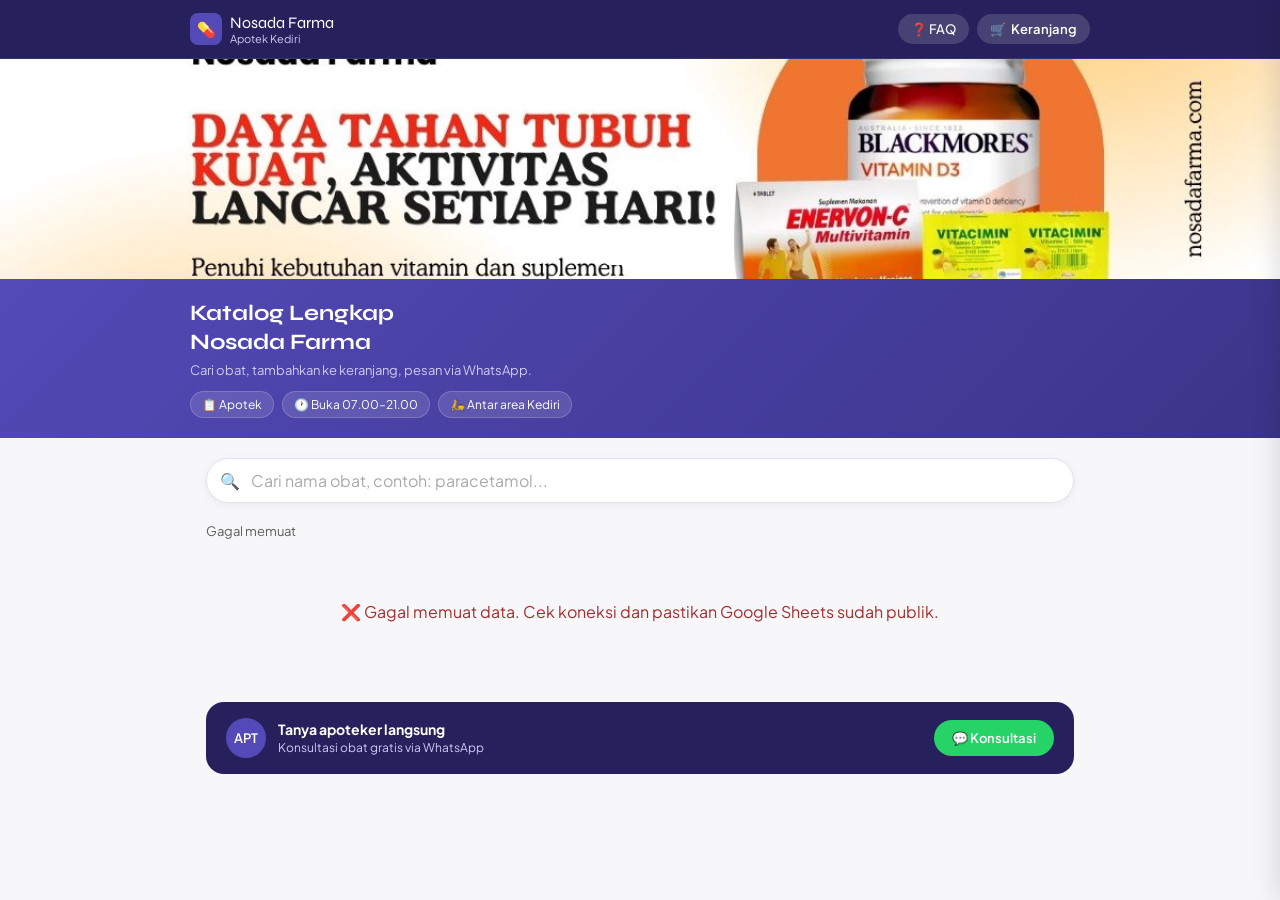
<file: index.html>
<!DOCTYPE html>
<html lang="id">
<head>
<meta charset="UTF-8"/>
<meta name="viewport" content="width=device-width, initial-scale=1.0, maximum-scale=1.0, user-scalable=no"/>
<title>Nosada Farma — Apotek Kediri</title>
<link rel="preconnect" href="https://fonts.googleapis.com"/>
<link rel="preconnect" href="https://fonts.gstatic.com" crossorigin/>
<link href="https://fonts.googleapis.com/css2?family=Plus+Jakarta+Sans:wght@400;500;600&family=Syne:wght@700&display=swap" rel="stylesheet"/>
<style>
  /* ===== ANTI ZOOM ===== */
  html {
    touch-action: pan-x pan-y;
    -ms-touch-action: pan-x pan-y;
  }
  body {
    touch-action: pan-x pan-y;
  }
  input, textarea, select {
    font-size: 16px !important;
  }

  :root {
    --purple:       #534AB7;
    --purple-dark:  #3C3489;
    --purple-deep:  #26215C;
    --purple-light: #EEEDFE;
    --purple-mid:   #CECBF6;
    --gray-bg:      #F7F7FA;
    --gray-border:  #E4E3F0;
    --gray-text:    #5F5E5A;
    --white:        #FFFFFF;
    --green:        #1D9E75;
    --wa-green:     #25D366;
    --red-text:     #A32D2D;
    --font-display: 'Syne', sans-serif;
    --font-body:    'Plus Jakarta Sans', sans-serif;
  }
  *, *::before, *::after { box-sizing: border-box; margin: 0; padding: 0; }
  html { scroll-behavior: smooth; }
  body { font-family: var(--font-body); background: var(--gray-bg); color: #2C2C2A; min-height: 100vh; -webkit-font-smoothing: antialiased; }

  /* HEADER */
  header { background: var(--purple-deep); padding: 0 16px; position: sticky; top: 0; z-index: 100; border-bottom: 1px solid rgba(255,255,255,0.08); }
  .header-inner { max-width: 900px; margin: 0 auto; display: flex; align-items: center; justify-content: space-between; height: 58px; gap: 10px; }
  .brand { display: flex; align-items: center; gap: 8px; flex-shrink: 0; }
  .brand-icon { width: 32px; height: 32px; background: var(--purple); border-radius: 8px; display: flex; align-items: center; justify-content: center; font-size: 15px; }
  .brand-name { font-family: var(--font-display); font-size: 16px; color: white; }
  .brand-sub { font-size: 11px; color: var(--purple-mid); }
  .header-actions { display: flex; align-items: center; gap: 8px; flex-shrink: 0; }
  .btn-faq {
    display: flex; align-items: center; gap: 4px;
    background: rgba(255,255,255,0.15); border: none; border-radius: 20px;
    padding: 7px 13px; color: white; font-size: 13px;
    font-family: var(--font-body); font-weight: 500; cursor: pointer;
    text-decoration: none; transition: background 0.15s; white-space: nowrap;
  }
  .btn-faq:hover { background: rgba(255,255,255,0.25); }
  .btn-cart {
    position: relative; display: flex; align-items: center; gap: 5px;
    background: rgba(255,255,255,0.15); border: none; border-radius: 20px;
    padding: 7px 13px; color: white; font-size: 13px;
    font-family: var(--font-body); font-weight: 600; cursor: pointer;
    transition: background 0.15s; white-space: nowrap;
  }
  .btn-cart:hover { background: rgba(255,255,255,0.25); }
  .cart-badge {
    position: absolute; top: -5px; right: -5px;
    background: #FF6B6B; color: white;
    width: 18px; height: 18px; border-radius: 50%;
    display: flex; align-items: center; justify-content: center;
    font-size: 10px; font-weight: 700;
  }

  /* BANNER */
  .banner-slider { position: relative; background: var(--purple); overflow: hidden; height: 220px; }
  .slider-container { position: relative; width: 100%; height: 100%; }
  .slider-slide { position: absolute; width: 100%; height: 100%; top: 0; left: 0; opacity: 0; transition: opacity 0.5s ease; background-size: cover; background-position: center; background-color: var(--purple); }
  .slider-slide.active { opacity: 1; }
  .slider-dots { position: absolute; bottom: 14px; left: 50%; transform: translateX(-50%); display: flex; gap: 8px; z-index: 10; }
  .dot { width: 8px; height: 8px; border-radius: 50%; background: rgba(255,255,255,0.4); cursor: pointer; transition: all 0.3s; }
  .dot.active { background: white; width: 22px; border-radius: 4px; }

  /* HERO */
  .hero { background: linear-gradient(135deg, var(--purple) 0%, var(--purple-dark) 100%); padding: 20px 16px; }
  .hero-inner { max-width: 900px; margin: 0 auto; }
  .hero-text h1 { font-family: var(--font-display); font-size: 22px; color: white; line-height: 1.3; margin-bottom: 5px; }
  .hero-text p { font-size: 13px; color: var(--purple-mid); line-height: 1.5; }
  .hero-badges { display: flex; gap: 8px; margin-top: 10px; flex-wrap: wrap; }
  .hero-badge { display: flex; align-items: center; gap: 4px; background: rgba(255,255,255,0.12); border: 1px solid rgba(255,255,255,0.18); border-radius: 20px; padding: 5px 11px; font-size: 12px; color: white; }

  /* MAIN */
  .main { max-width: 900px; margin: 0 auto; padding: 20px 16px 80px; }

  /* SEARCH BAR */
  .search-wrap { position: relative; margin-bottom: 20px; }
  .search-ico { position: absolute; left: 14px; top: 50%; transform: translateY(-50%); font-size: 16px; pointer-events: none; }
  .search-input {
    background: white; border: 1px solid var(--gray-border); border-radius: 30px;
    padding: 11px 16px 11px 44px; font-size: 14px; color: #2C2C2A;
    font-family: var(--font-body); outline: none; width: 100%;
    box-shadow: 0 2px 8px rgba(0,0,0,0.06); transition: border-color 0.2s;
  }
  .search-input:focus { border-color: var(--purple); }
  .search-input::placeholder { color: #aaa; }

  /* PRODUK */
  .status-bar { display: flex; align-items: center; justify-content: space-between; margin-bottom: 14px; }
  .status-count { font-size: 13px; color: var(--gray-text); }
  .status-count b { color: var(--purple-dark); }
  .products { display: grid; grid-template-columns: repeat(auto-fill, minmax(165px, 1fr)); gap: 12px; }
  .card { background: var(--white); border-radius: 12px; border: 1px solid var(--gray-border); overflow: hidden; display: flex; flex-direction: column; transition: border-color 0.15s, transform 0.15s; animation: fadeUp 0.25s ease both; }
  .card:hover { border-color: var(--purple-mid); transform: translateY(-2px); }
  .card-img { background: var(--purple-light); height: 100px; display: flex; align-items: center; justify-content: center; position: relative; font-size: 32px; overflow: hidden; }
  .card-img img { width: 100%; height: 100%; object-fit: cover; display: block; }
  .card-img .img-fallback { font-size: 32px; }
  .card-badge { position: absolute; top: 7px; left: 7px; font-size: 10px; font-weight: 600; padding: 2px 8px; border-radius: 20px; }
  .badge-resep { background: #FFF0C2; color: #7A5000; }
  .badge-otc   { background: #E1F5EE; color: #0F6E56; }
  .card-body { padding: 10px 10px 12px; flex: 1; display: flex; flex-direction: column; }
  .card-stok { display: flex; align-items: center; gap: 4px; font-size: 10px; font-weight: 600; margin-bottom: 4px; }
  .stok-ada   { color: var(--green); }
  .stok-habis { color: var(--red-text); }
  .card-name { font-size: 13px; font-weight: 600; color: #2C2C2A; line-height: 1.35; margin-bottom: 2px; display: -webkit-box; -webkit-line-clamp: 2; -webkit-box-orient: vertical; overflow: hidden; }
  .card-sub { font-size: 11px; color: var(--gray-text); margin-bottom: 10px; flex: 1; }
  .card-footer { display: flex; align-items: center; justify-content: space-between; gap: 6px; }
  .card-price { font-size: 14px; font-weight: 600; color: var(--purple-dark); }
  .btn-add-cart { display: flex; align-items: center; gap: 3px; background: var(--wa-green); color: white; border: none; border-radius: 8px; padding: 6px 10px; font-size: 11px; font-weight: 600; cursor: pointer; font-family: var(--font-body); transition: opacity 0.15s; flex-shrink: 0; }
  .btn-add-cart:hover { opacity: 0.85; }
  .empty { grid-column: 1/-1; text-align: center; padding: 48px 20px; color: var(--gray-text); }
  .empty-icon { font-size: 40px; margin-bottom: 12px; }
  .empty h3 { font-size: 16px; color: #2C2C2A; margin-bottom: 6px; }

  /* KONSUL */
  .konsul-strip { background: var(--purple-deep); padding: 16px 20px; margin-top: 32px; border-radius: 18px; display: flex; align-items: center; justify-content: space-between; gap: 12px; flex-wrap: wrap; }
  .konsul-left { display: flex; align-items: center; gap: 12px; }
  .konsul-avatar { width: 40px; height: 40px; border-radius: 50%; background: var(--purple); display: flex; align-items: center; justify-content: center; font-size: 13px; font-weight: 600; color: white; flex-shrink: 0; }
  .konsul-text b { font-size: 14px; color: white; display: block; margin-bottom: 2px; }
  .konsul-text p { font-size: 12px; color: var(--purple-mid); }
  .btn-konsul { display: flex; align-items: center; gap: 6px; background: var(--wa-green); color: white; border: none; border-radius: 30px; padding: 10px 18px; font-size: 13px; font-weight: 600; font-family: var(--font-body); cursor: pointer; text-decoration: none; white-space: nowrap; }
  .btn-konsul:hover { opacity: 0.88; }

  /* CART SIDEBAR */
  .cart-overlay { position: fixed; top: 0; left: 0; width: 100%; height: 100%; background: rgba(0,0,0,0.35); z-index: 150; opacity: 0; pointer-events: none; transition: opacity 0.3s; }
  .cart-overlay.open { opacity: 1; pointer-events: all; }
  .cart-sidebar { position: fixed; right: 0; top: 0; width: 380px; height: 100%; background: white; box-shadow: -4px 0 24px rgba(0,0,0,0.12); transform: translateX(100%); transition: transform 0.3s ease; z-index: 200; display: flex; flex-direction: column; }
  .cart-sidebar.open { transform: translateX(0); }
  .cart-header { background: var(--purple); color: white; padding: 16px 20px; display: flex; align-items: center; justify-content: space-between; flex-shrink: 0; }
  .cart-header h2 { font-size: 17px; margin: 0; }
  .btn-close-cart { background: none; border: none; color: white; font-size: 22px; cursor: pointer; padding: 0; }
  .cart-items { flex: 1; overflow-y: auto; padding: 16px; }
  .cart-item { background: var(--gray-bg); border-radius: 12px; padding: 12px; margin-bottom: 10px; display: flex; justify-content: space-between; align-items: flex-start; gap: 10px; }
  .cart-item-info { flex: 1; }
  .cart-item-name { font-weight: 600; font-size: 13px; color: #2C2C2A; margin-bottom: 3px; }
  .cart-item-sub { font-size: 11px; color: var(--gray-text); margin-bottom: 5px; }
  .cart-item-price { font-weight: 600; font-size: 12px; color: var(--purple-dark); }
  .cart-item-qty { display: flex; align-items: center; gap: 6px; background: white; border: 1px solid var(--gray-border); border-radius: 20px; padding: 2px 6px; }
  .cart-item-qty button { background: none; border: none; color: var(--purple); font-weight: 700; cursor: pointer; width: 22px; height: 22px; font-size: 16px; line-height: 1; }
  .cart-item-remove { background: none; border: none; color: var(--red-text); font-size: 17px; cursor: pointer; padding: 0; }
  .cart-empty { text-align: center; padding: 48px 20px; color: var(--gray-text); }
  .cart-empty-icon { font-size: 44px; margin-bottom: 12px; }
  .cart-footer { background: var(--gray-bg); padding: 16px 20px; flex-shrink: 0; border-top: 1px solid var(--gray-border); }
  .cart-total { display: flex; justify-content: space-between; align-items: center; margin-bottom: 12px; }
  .cart-total-label { font-size: 13px; color: var(--gray-text); }
  .cart-total-amount { font-size: 18px; font-weight: 700; color: var(--purple-dark); }
  .btn-lanjut-belanja {
    width: 100%; background: var(--white); color: var(--purple);
    border: 1.5px solid var(--purple); border-radius: 12px;
    padding: 11px; font-size: 13px; font-weight: 600;
    font-family: var(--font-body); cursor: pointer;
    margin-bottom: 10px; transition: background 0.15s;
  }
  .btn-lanjut-belanja:hover { background: var(--purple-light); }
  .btn-checkout { width: 100%; background: var(--wa-green); color: white; border: none; border-radius: 12px; padding: 13px; font-size: 14px; font-weight: 600; font-family: var(--font-body); cursor: pointer; }
  .btn-checkout:hover { opacity: 0.88; }
  .btn-checkout:disabled { opacity: 0.45; cursor: not-allowed; }

  /* RESPONSIVE */
  @media (max-width: 600px) {
    .brand-sub { display: none; }
    .hero-text h1 { font-size: 18px; }
    .banner-slider { height: 160px; }
    .products { grid-template-columns: repeat(2, 1fr); gap: 10px; }
    .cart-sidebar { width: 100%; }
    .btn-cart .cart-label { display: none; }
  }


  /* MODAL KONFIRMASI */
  .modal-overlay {
    position: fixed; top:0; left:0; width:100%; height:100%;
    background: rgba(0,0,0,0.45); z-index: 300;
    display: flex; align-items: center; justify-content: center;
    opacity: 0; pointer-events: none; transition: opacity 0.25s;
    padding: 20px;
  }
  .modal-overlay.open { opacity: 1; pointer-events: all; }
  .modal-box {
    background: white; border-radius: 18px; width: 100%; max-width: 420px;
    box-shadow: 0 20px 60px rgba(0,0,0,0.2);
    transform: translateY(20px); transition: transform 0.25s;
    overflow: hidden;
  }
  .modal-overlay.open .modal-box { transform: translateY(0); }
  .modal-head {
    background: var(--purple); color: white;
    padding: 16px 20px; display: flex; align-items: center; justify-content: space-between;
  }
  .modal-head h3 { font-size: 16px; margin: 0; }
  .btn-close-modal { background: none; border: none; color: white; font-size: 20px; cursor: pointer; }
  .modal-body { padding: 20px; }
  .modal-summary {
    background: var(--gray-bg); border-radius: 10px; padding: 12px;
    margin-bottom: 16px; font-size: 12px; color: var(--gray-text); line-height: 1.6;
  }
  .modal-summary b { color: var(--purple-dark); font-size: 13px; display: block; margin-bottom: 6px; }
  .form-group { margin-bottom: 14px; }
  .form-label { display: block; font-size: 12px; font-weight: 600; color: var(--gray-text); margin-bottom: 6px; letter-spacing: 0.4px; }
  .form-label span { color: #FF6B6B; }
  .form-input {
    width: 100%; border: 1px solid var(--gray-border); border-radius: 10px;
    padding: 10px 14px; font-size: 14px; font-family: var(--font-body);
    outline: none; transition: border-color 0.2s; background: white; color: #2C2C2A;
  }
  .form-input:focus { border-color: var(--purple); }
  .form-input.error { border-color: #FF6B6B; }
  .form-input::placeholder { color: #bbb; }
  .form-error { font-size: 11px; color: #FF6B6B; margin-top: 4px; display: none; }
  .modal-notice {
    display: flex; gap: 10px; align-items: flex-start;
    background: #FFF8EC; border: 1px solid #F5DFA0;
    border-radius: 10px; padding: 12px 14px;
    margin: 0 20px 16px;
  }
  .modal-notice-icon { font-size: 18px; flex-shrink: 0; margin-top: 1px; }
  .modal-notice p { font-size: 12px; color: #7A5800; line-height: 1.6; margin: 0; }
  .modal-notice p strong { color: #5A3E00; }
  .modal-footer { padding: 0 20px 20px; display: flex; gap: 10px; }
  .btn-modal-cancel {
    flex: 1; background: var(--gray-bg); border: 1px solid var(--gray-border);
    border-radius: 10px; padding: 12px; font-size: 13px; font-weight: 600;
    font-family: var(--font-body); cursor: pointer; color: var(--gray-text);
  }
  .btn-modal-submit {
    flex: 2; background: var(--wa-green); color: white; border: none;
    border-radius: 10px; padding: 12px; font-size: 13px; font-weight: 600;
    font-family: var(--font-body); cursor: pointer; transition: opacity 0.15s;
  }
  .btn-modal-submit:hover { opacity: 0.88; }
  @keyframes fadeUp { from { opacity: 0; transform: translateY(10px); } to { opacity: 1; transform: translateY(0); } }
</style>
</head>
<body>

<!-- HEADER -->
<header>
  <div class="header-inner">
    <div class="brand">
      <div class="brand-icon">💊</div>
      <div>
        <div class="brand-name">Nosada Farma</div>
        <div class="brand-sub">Apotek Kediri</div>
      </div>
    </div>
    <div class="header-actions">
      <a class="btn-faq" href="faq.html" target="_blank">❓ FAQ</a>
      <button class="btn-cart" onclick="toggleCart()">
        🛒 <span class="cart-label">Keranjang</span>
        <span class="cart-badge" id="cartCount" style="display:none;">0</span>
      </button>
    </div>
  </div>
</header>

<!-- BANNER SLIDER -->
<div class="banner-slider">
  <div class="slider-container">
    <div class="slider-slide active" style="background-image: url('images/banner1.jpg');"></div>
    <div class="slider-slide" style="background-image: url('images/banner2.jpg');"></div>
    <div class="slider-slide" style="background-image: url('images/banner3.jpg');"></div>
    <div class="slider-slide" style="background-image: url('images/banner4.jpg');"></div>
  </div>
  <div class="slider-dots">
    <span class="dot active" onclick="goToSlide(0)"></span>
    <span class="dot" onclick="goToSlide(1)"></span>
    <span class="dot" onclick="goToSlide(2)"></span>
    <span class="dot" onclick="goToSlide(3)"></span>
  </div>
</div>

<!-- HERO -->
<div class="hero">
  <div class="hero-inner">
    <div class="hero-text">
      <h1>Katalog Lengkap<br/>Nosada Farma</h1>
      <p>Cari obat, tambahkan ke keranjang, pesan via WhatsApp.</p>
      <div class="hero-badges">
        <span class="hero-badge">📋 Apotek</span>
        <span class="hero-badge">🕐 Buka 07.00–21.00</span>
        <span class="hero-badge">🛵 Antar area Kediri</span>
      </div>
    </div>
  </div>
</div>

<!-- MAIN -->
<div class="main">

  <!-- SEARCH BAR — selalu terlihat di HP maupun desktop -->
  <div class="search-wrap">
    <span class="search-ico">🔍</span>
    <input class="search-input" type="text" id="searchInput"
      placeholder="Cari nama obat, contoh: paracetamol..."
      autocomplete="off" oninput="onSearch(this.value)"/>
  </div>

  <!-- STATUS -->
  <div class="status-bar">
    <div class="status-count" id="statusCount">Memuat produk...</div>
  </div>

  <!-- GRID -->
  <div class="products" id="prodGrid">
    <div style="grid-column:1/-1;text-align:center;padding:48px 20px;color:#888;">⏳ Memuat data...</div>
  </div>

  <!-- KONSULTASI -->
  <div class="konsul-strip">
    <div class="konsul-left">
      <div class="konsul-avatar">APT</div>
      <div class="konsul-text">
        <b>Tanya apoteker langsung</b>
        <p>Konsultasi obat gratis via WhatsApp</p>
      </div>
    </div>
    <a class="btn-konsul" href="https://wa.me/6285182292663?text=Halo+Nosada+Farma,+saya+ingin+konsultasi+obat." target="_blank">
      💬 Konsultasi
    </a>
  </div>

</div>

<!-- CART SIDEBAR -->
<div class="cart-overlay" id="cartOverlay" onclick="toggleCart()"></div>
<div class="cart-sidebar" id="cartSidebar">
  <div class="cart-header">
    <h2>🛒 Keranjang Belanja</h2>
    <button class="btn-close-cart" onclick="toggleCart()">✕</button>
  </div>
  <div class="cart-items" id="cartItems">
    <div class="cart-empty"><div class="cart-empty-icon">🛒</div><p>Keranjang kosong</p></div>
  </div>
  <div class="cart-footer">
    <div class="cart-total">
      <span class="cart-total-label">Total:</span>
      <span class="cart-total-amount" id="cartTotalAmount">Rp 0</span>
    </div>
    <button class="btn-lanjut-belanja" onclick="toggleCart()">
      ← Lanjut Belanja
    </button>
    <button class="btn-checkout" id="btnCheckout" disabled onclick="showOrderModal()">
      Lanjut ke WhatsApp 💬
    </button>
  </div>
</div>


<!-- MODAL KONFIRMASI ORDER -->
<div class="modal-overlay" id="orderModal">
  <div class="modal-box">
    <div class="modal-head">
      <h3>📋 Konfirmasi Pesanan</h3>
      <button class="btn-close-modal" onclick="closeModal()">✕</button>
    </div>
    <div class="modal-body">
      <div class="modal-summary" id="modalSummary"></div>
      <div class="form-group">
        <label class="form-label" for="inputNama">Nama Lengkap <span>*</span></label>
        <input class="form-input" type="text" id="inputNama" placeholder="contoh: Budi Santoso" autocomplete="name"/>
        <div class="form-error" id="errNama">Nama tidak boleh kosong</div>
      </div>
      <div class="form-group">
        <label class="form-label" for="inputAlamat">Alamat Lengkap <span>*</span></label>
        <textarea class="form-input" id="inputAlamat" rows="3"
          placeholder="contoh: Jl. Pemuda No.12, Kel. Mojoroto, Kediri"
          style="resize:none;"></textarea>
        <div class="form-error" id="errAlamat">Alamat tidak boleh kosong</div>
      </div>
      <div class="form-group" style="margin-bottom:0;">
        <label class="form-label" for="inputHp">Nomor HP <span style="color:var(--gray-text);font-weight:400;">(opsional)</span></label>
        <input class="form-input" type="tel" id="inputHp" placeholder="contoh: 0812xxxx" autocomplete="tel"/>
      </div>
    </div>
    <div class="modal-notice">
      <span class="modal-notice-icon">🛵</span>
      <p>Apotek Nosada Farma melayani penjualan obat secara online. Untuk pengiriman, pelanggan dapat menggunakan layanan <strong>GoSend, Grab Express,</strong> atau kurir pilihan lainnya setelah pembayaran obat dikonfirmasi.</p>
    </div>
    <div class="modal-footer">
      <button class="btn-modal-cancel" onclick="closeModal()">Batal</button>
      <button class="btn-modal-submit" onclick="submitOrder()">Kirim ke WhatsApp 💬</button>
    </div>
  </div>
</div>

<script>
const SHEET_ID  = '1cBldbqvTBOs4GLZzL0d2fpxat-cbu3v7NlvGMlg1bLI';
const WA_NUMBER = '6285182292663';
const SHEET_URL = `https://docs.google.com/spreadsheets/d/${SHEET_ID}/gviz/tq?tqx=out:json&sheet=Sheet1`;
const COL = { kode:0, nama:1, pabrik:2, golongan:3, kategori:4, stok:10, satuan:11, harga:18, gambar:25 };
const ICONS = { default:'💊', topikal:'🧴', vitamin:'🌟', antibiotik:'💉', antifungi:'🍄', analgesik:'🩹', lambung:'🫁', mata:'👁️', tetes:'💧', sirup:'🧪', salep:'🧴' };

let allData=[], searchVal='', cartItems=[], sliderIndex=0;

/* ── SLIDER ── */
function showSlide(i) {
  const slides = document.querySelectorAll('.slider-slide');
  const dots   = document.querySelectorAll('.dot');
  sliderIndex  = (i + slides.length) % slides.length;
  slides.forEach(s => s.classList.remove('active'));
  dots.forEach(d => d.classList.remove('active'));
  slides[sliderIndex].classList.add('active');
  dots[sliderIndex].classList.add('active');
}
function goToSlide(i) { showSlide(i); }
setInterval(() => showSlide(sliderIndex + 1), 5000);

/* ── CART ── */
function loadCart() {
  try { cartItems = JSON.parse(localStorage.getItem('nosadaCart') || '[]'); } catch(e) { cartItems=[]; }
  updateCartUI();
}
function saveCart() {
  localStorage.setItem('nosadaCart', JSON.stringify(cartItems));
  updateCartUI();
}
function addToCart(kode, nama, satuan, harga) {
  const existing = cartItems.find(x => x.kode === kode);
  if (existing) { existing.qty += 1; }
  else { cartItems.push({ kode, nama, satuan, harga, qty:1 }); }
  saveCart();
  // Feedback visual
  document.getElementById('cartSidebar').classList.add('open');
  document.getElementById('cartOverlay').classList.add('open');
}
function removeFromCart(kode) {
  cartItems = cartItems.filter(x => x.kode !== kode);
  saveCart();
}
function updateQty(kode, delta) {
  const item = cartItems.find(x => x.kode === kode);
  if (!item) return;
  item.qty = Math.max(1, item.qty + delta);
  saveCart();
}
function toggleCart() {
  document.getElementById('cartSidebar').classList.toggle('open');
  document.getElementById('cartOverlay').classList.toggle('open');
}
function updateCartUI() {
  const badge     = document.getElementById('cartCount');
  const itemsEl   = document.getElementById('cartItems');
  const totalEl   = document.getElementById('cartTotalAmount');
  const checkBtn  = document.getElementById('btnCheckout');
  const total     = cartItems.reduce((s, x) => s + x.harga * x.qty, 0);

  badge.style.display = cartItems.length ? 'flex' : 'none';
  badge.textContent   = cartItems.length;
  totalEl.textContent = formatRp(total);
  checkBtn.disabled   = cartItems.length === 0;

  if (cartItems.length === 0) {
    itemsEl.innerHTML = '<div class="cart-empty"><div class="cart-empty-icon">🛒</div><p>Keranjang kosong</p></div>';
    return;
  }
  itemsEl.innerHTML = cartItems.map(item => `
    <div class="cart-item">
      <div class="cart-item-info">
        <div class="cart-item-name">${item.nama}</div>
        <div class="cart-item-sub">${item.satuan}</div>
        <div class="cart-item-price">${formatRp(item.harga)} × ${item.qty} = ${formatRp(item.harga * item.qty)}</div>
      </div>
      <div style="display:flex;flex-direction:column;align-items:flex-end;gap:8px;">
        <button class="cart-item-remove" onclick="removeFromCart('${item.kode}')">✕</button>
        <div class="cart-item-qty">
          <button onclick="updateQty('${item.kode}',-1)">−</button>
          <span style="width:22px;text-align:center;font-size:13px;font-weight:600;">${item.qty}</span>
          <button onclick="updateQty('${item.kode}',1)">+</button>
        </div>
      </div>
    </div>`).join('');
}
function showOrderModal() {
  if (!cartItems.length) return;
  const total = cartItems.reduce((s,x) => s + x.harga*x.qty, 0);
  const lines = cartItems.map(x =>
    `• ${x.nama} × ${x.qty} = ${formatRp(x.harga*x.qty)}`
  ).join('\n');
  document.getElementById('modalSummary').innerHTML =
    `<b>Ringkasan pesanan:</b>${lines}\n\n<b>Total: ${formatRp(total)}</b>`.replace(/\n/g,'<br>');
  // Reset form
  ['inputNama','inputAlamat','inputHp'].forEach(id => document.getElementById(id).value = '');
  ['inputNama','inputAlamat'].forEach(id => {
    document.getElementById(id).classList.remove('error');
  });
  ['errNama','errAlamat'].forEach(id => document.getElementById(id).style.display = 'none');
  document.getElementById('orderModal').classList.add('open');
}
function closeModal() {
  document.getElementById('orderModal').classList.remove('open');
}
function submitOrder() {
  const nama    = document.getElementById('inputNama').value.trim();
  const alamat  = document.getElementById('inputAlamat').value.trim();
  const hp      = document.getElementById('inputHp').value.trim();
  let valid = true;
  if (!nama) {
    document.getElementById('inputNama').classList.add('error');
    document.getElementById('errNama').style.display = 'block';
    valid = false;
  } else {
    document.getElementById('inputNama').classList.remove('error');
    document.getElementById('errNama').style.display = 'none';
  }
  if (!alamat) {
    document.getElementById('inputAlamat').classList.add('error');
    document.getElementById('errAlamat').style.display = 'block';
    valid = false;
  } else {
    document.getElementById('inputAlamat').classList.remove('error');
    document.getElementById('errAlamat').style.display = 'none';
  }
  if (!valid) return;

  const total = cartItems.reduce((s,x) => s + x.harga*x.qty, 0);
  let msg = 'Halo Nosada Farma 👋\nSaya ingin memesan:\n\n';
  cartItems.forEach(x => {
    msg += `• *${x.nama}* (${x.satuan}) × ${x.qty} = Rp ${(x.harga*x.qty).toLocaleString('id-ID')}\n`;
  });
  msg += `\n*Total: Rp ${total.toLocaleString('id-ID')}*`;
  msg += `\n\n*Nama:* ${nama}`;
  msg += `\n*Alamat:* ${alamat}`;
  if (hp) msg += `\n*No. HP:* ${hp}`;
  msg += `\n\nMohon konfirmasi ketersediaan dan ongkos kirim. Terima kasih!`;
  closeModal();
  window.open('https://wa.me/' + WA_NUMBER + '?text=' + encodeURIComponent(msg), '_blank');
}

/* ── UTIL ── */
function getIcon(k) {
  if (!k) return ICONS.default;
  k = k.toLowerCase();
  for (const [key,v] of Object.entries(ICONS)) { if (k.includes(key)) return v; }
  return ICONS.default;
}
function parseNum(v) { return parseFloat(String(v||0).replace(/,/g,''))||0; }
function formatRp(n) { return 'Rp ' + Math.round(n).toLocaleString('id-ID'); }

/* ── RENDER ── */
function onSearch(val) { searchVal = val; render(); }

function render() {
  const q = searchVal.toLowerCase().trim();
  const filtered = q
    ? allData.filter(d => d.nama.toLowerCase().includes(q) || d.kode.toLowerCase().includes(q))
    : allData.slice(0, 60);

  const grid  = document.getElementById('prodGrid');
  const count = document.getElementById('statusCount');

  count.innerHTML = q
    ? `Hasil pencarian "<b>${searchVal}</b>": <b>${filtered.length}</b> produk`
    : `Menampilkan <b>${filtered.length}</b> dari <b>${allData.length}</b> produk — ketik di search untuk cari spesifik`;

  if (!filtered.length) {
    grid.innerHTML = `<div class="empty"><div class="empty-icon">🔍</div><h3>Obat tidak ditemukan</h3><p>Coba kata kunci lain atau tanya ke apoteker</p></div>`;
    return;
  }

  grid.innerHTML = filtered.map((d, i) => {
    const isOTC    = d.golongan === 'OTC' || d.golongan === 'BEBAS';
    const stokAda  = d.stok > 0;
    const subTxt   = [d.pabrik, d.satuan].filter(Boolean).join(' · ') || d.kategori;
    // FIX: onclick ditulis langsung berdasarkan nilai stokAda
    const onclickAttr = stokAda
      ? `addToCart('${d.kode.replace(/'/g,"\\'")}','${d.nama.replace(/'/g,"\\'")}','${d.satuan.replace(/'/g,"\\'")}',${d.harga})`
      : `alert('Stok habis. Tanya apoteker untuk info ketersediaan.')`;
    return `<div class="card" style="animation-delay:${(i%20)*25}ms">
      <div class="card-img">
        ${d.gambar
          ? `<img src="${d.gambar}" alt="${d.nama}" loading="lazy" onerror="this.style.display='none';this.nextElementSibling.style.display='flex'"/>
             <span class="img-fallback" style="display:none;position:absolute;">${getIcon(d.kategori)}</span>`
          : `<span class="img-fallback">${getIcon(d.kategori)}</span>`
        }
        <span class="card-badge ${isOTC?'badge-otc':'badge-resep'}">${isOTC?'Bebas':'Resep'}</span>
      </div>
      <div class="card-body">
        <div class="card-stok ${stokAda?'stok-ada':'stok-habis'}">${stokAda?'● Stok tersedia':'● Stok habis'}</div>
        <div class="card-name">${d.nama}</div>
        <div class="card-sub">${subTxt}</div>
        <div class="card-footer">
          <span class="card-price">${formatRp(d.harga)}</span>
          <button class="btn-add-cart" onclick="${onclickAttr}">
            ${stokAda?'🛒 Keranjang':'💬 Tanya'}
          </button>
        </div>
      </div>
    </div>`;
  }).join('');
}

/* ── LOAD DATA ── */
async function loadData() {
  try {
    const res  = await fetch(SHEET_URL);
    const text = await res.text();
    const json = JSON.parse(text.replace(/^.*?({.*}).*$/s, '$1'));
    allData = json.table.rows.map(row => {
      const c = row.c || [];
      const v = i => c[i] ? (c[i].v ?? '') : '';
      return {
        kode:     String(v(COL.kode)||'').trim(),
        nama:     String(v(COL.nama)||'').trim(),
        pabrik:   String(v(COL.pabrik)||'').trim(),
        golongan: String(v(COL.golongan)||'').trim().toUpperCase(),
        kategori: String(v(COL.kategori)||'').trim(),
        stok:     parseNum(v(COL.stok)),
        satuan:   String(v(COL.satuan)||'').trim(),
        harga:    parseNum(v(COL.harga)),
        gambar:   String(v(COL.gambar)||'').trim(),
      };
    }).filter(d => d.nama && d.harga > 0);
    render();
  } catch(e) {
    document.getElementById('prodGrid').innerHTML =
      '<div style="grid-column:1/-1;padding:48px;text-align:center;color:#A32D2D;">❌ Gagal memuat data. Cek koneksi dan pastikan Google Sheets sudah publik.</div>';
    document.getElementById('statusCount').textContent = 'Gagal memuat';
  }
}

loadCart();
loadData();

// Anti zoom - blok pinch & double tap
document.addEventListener('touchstart', function(e) {
  if (e.touches.length > 1) e.preventDefault();
}, { passive: false });

let lastTap = 0;
document.addEventListener('touchend', function(e) {
  const now = Date.now();
  if (now - lastTap < 300) e.preventDefault();
  lastTap = now;
}, { passive: false });

document.addEventListener('gesturestart', function(e) {
  e.preventDefault();
}, { passive: false });

</script>
</body>
</html>
</file>
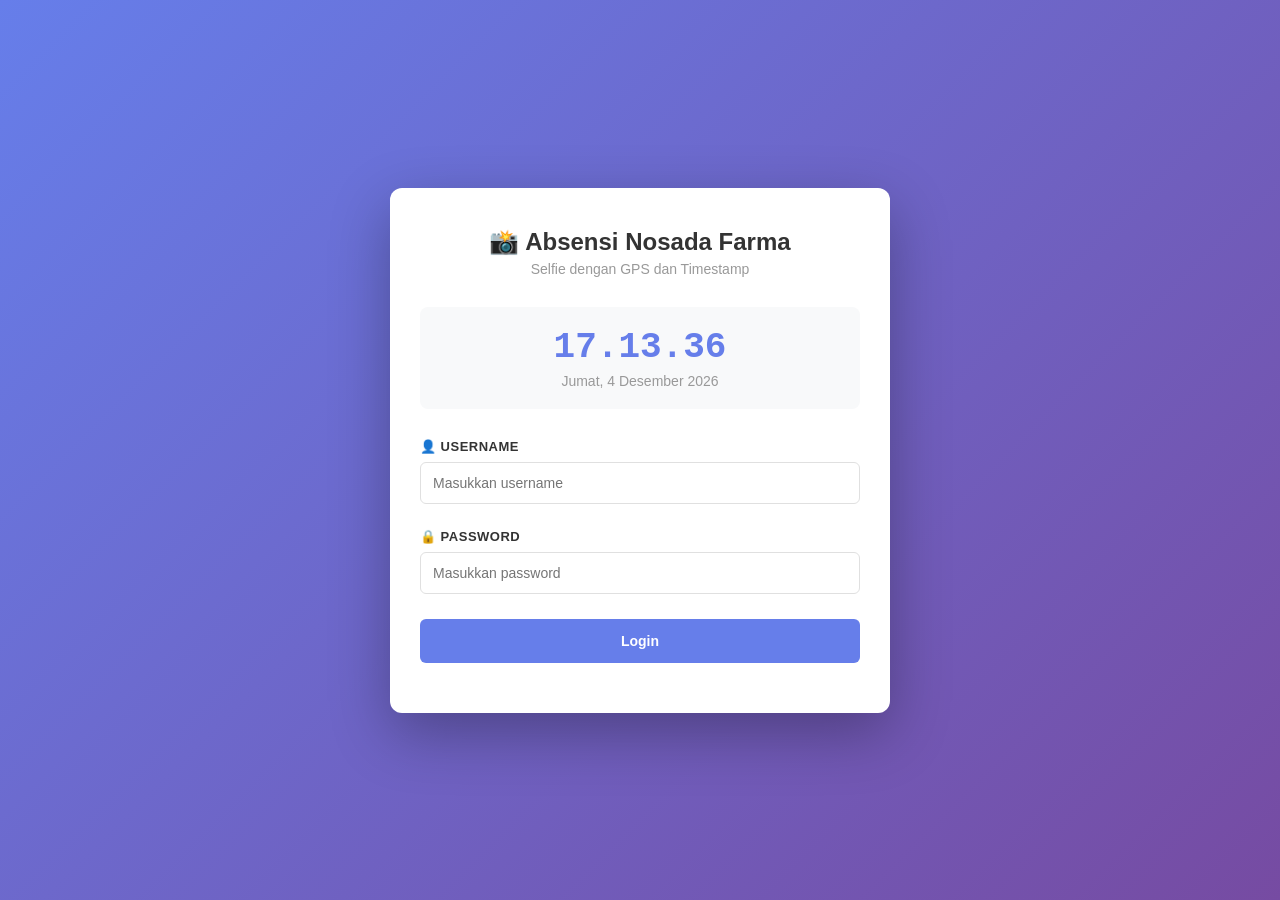
<file: absensi/index.html>
<!DOCTYPE html>
<html lang="id">
<head>
    <meta charset="UTF-8">
    <meta name="viewport" content="width=device-width, initial-scale=1.0">
    <title>Absensi Nosada Farma</title>
    <link rel="stylesheet" href="style.css">
</head>
<body>
    <div class="container">
        <div class="header">
            <h1>📸 Absensi Nosada Farma</h1>
            <p>Selfie dengan GPS dan Timestamp</p>
        </div>

        <div class="alert" id="alertBox"></div>

        <div class="clock">
            <div class="time" id="clock">00:00:00</div>
            <div class="date" id="date">Loading...</div>
        </div>

        <!-- LOGIN FORM -->
        <div id="loginForm" class="form-section">
            <div class="section">
                <label>👤 Username</label>
                <input type="text" id="username" placeholder="Masukkan username">
            </div>

            <div class="section">
                <label>🔒 Password</label>
                <input type="password" id="password" placeholder="Masukkan password">
            </div>

            <button class="btn btn-primary" onclick="handleLogin()">Login</button>
        </div>

        <!-- ABSENSI FORM -->
        <div id="absensiForm" class="form-section hidden">
            <div class="user-info">
                <span>Logged in: <strong id="loggedUser"></strong></span>
                <button class="btn-text" onclick="handleLogout()">Logout</button>
            </div>

            <hr>

            <div class="section">
                <label>📍 Lokasi Anda</label>
                <div class="status-box">
                    <span class="status-dot" id="locationStatus"></span>
                    <span id="locationStatusText">Mengambil lokasi...</span>
                </div>
                <div class="location-detail" id="addressDisplay">-</div>
                <input type="hidden" id="latitude">
                <input type="hidden" id="longitude">
            </div>

            <div class="section">
                <label>📷 Selfie Verifikasi</label>
                
                <div id="cameraContainer" class="hidden">
                    <video id="video" playsinline autoplay></video>
                </div>
                
                <img id="preview" class="preview hidden" alt="Preview">
                
                <button class="btn btn-success" id="startCameraBtn" onclick="startCamera()">Buka Kamera</button>
                <button class="btn btn-secondary" id="stopCameraBtn" onclick="stopCamera()" class="hidden">Tutup Kamera</button>
                <button class="btn btn-info" id="captureBtn" onclick="capturePhoto()" class="hidden">📸 Ambil Foto</button>
                <button class="btn btn-warning" id="retakeBtn" onclick="retakePhoto()" class="hidden">Ambil Ulang</button>
            </div>

            <button class="btn btn-primary btn-large" id="submitBtn" onclick="submitAbsensi()" disabled>✓ Kirim Absensi</button>
        </div>
    </div>

    <canvas id="canvas" class="hidden"></canvas>
    <script src="script.js"></script>
</body>
</html>
</file>
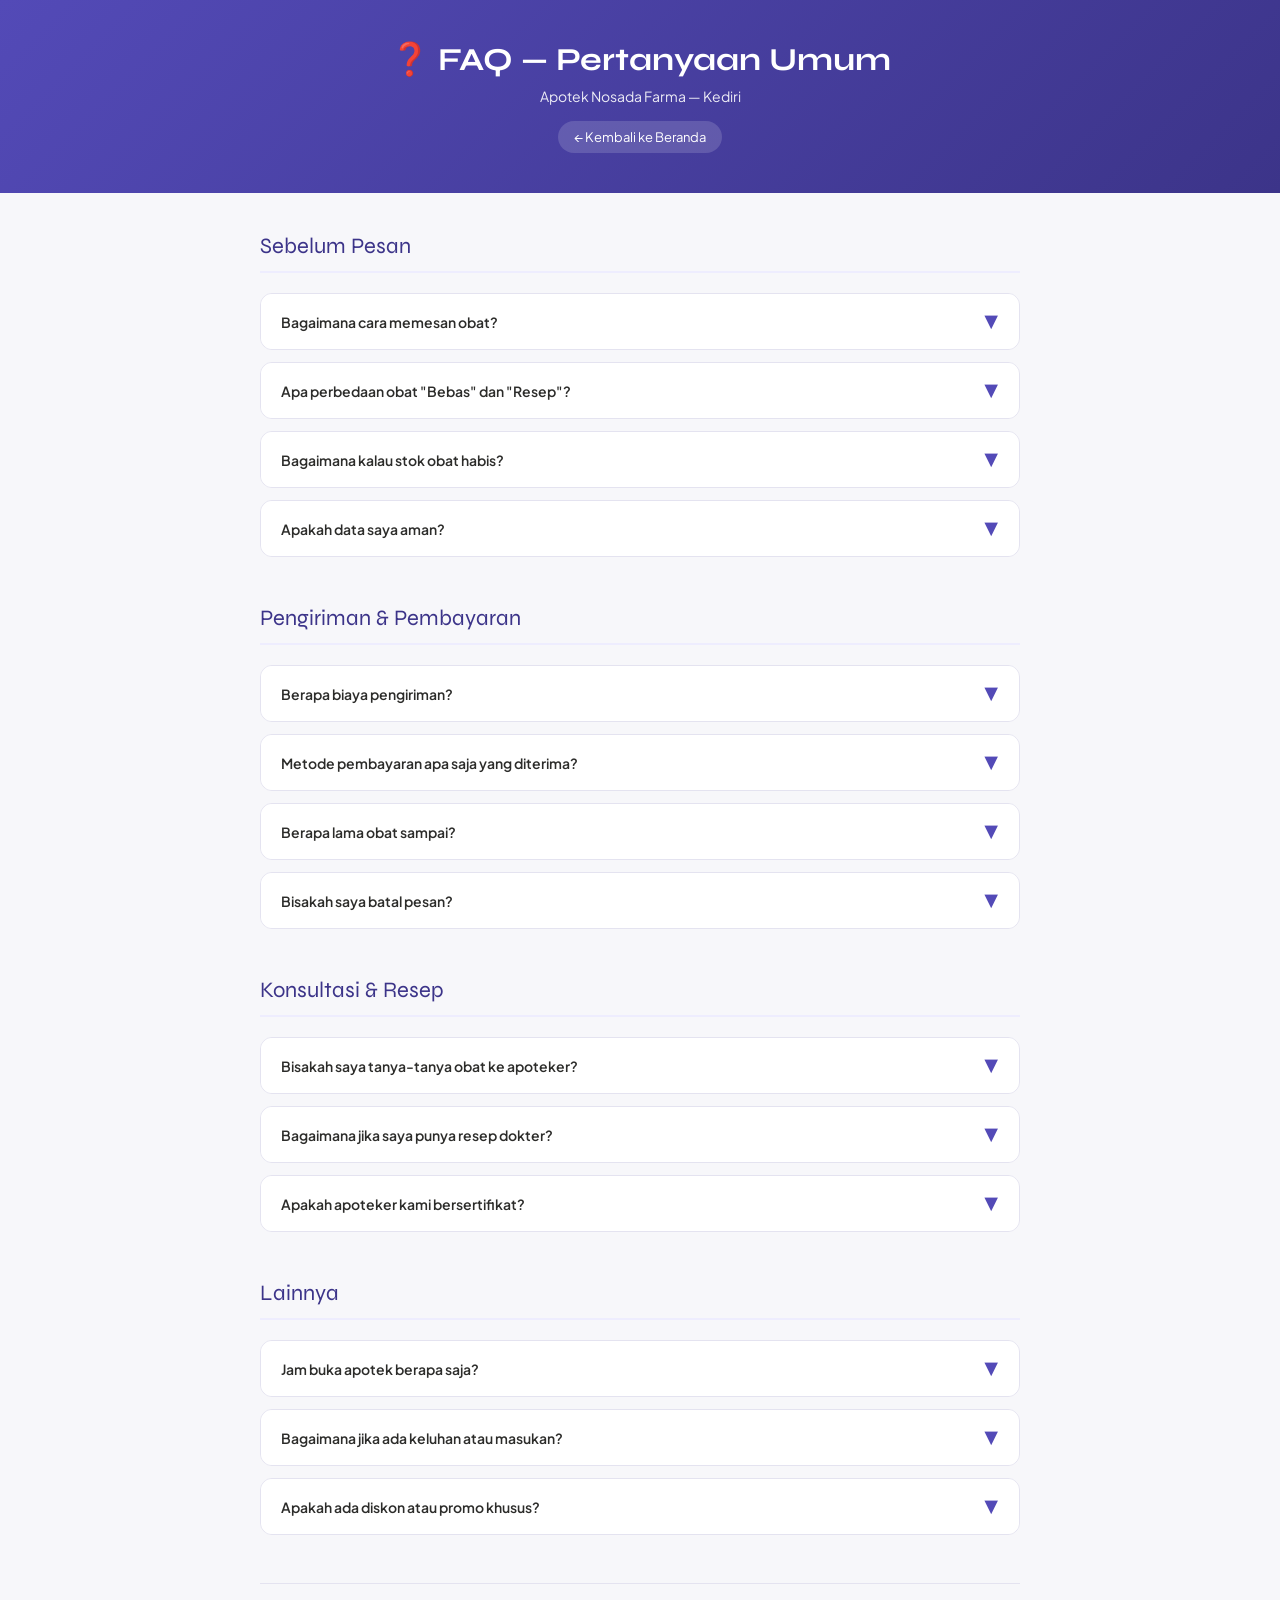
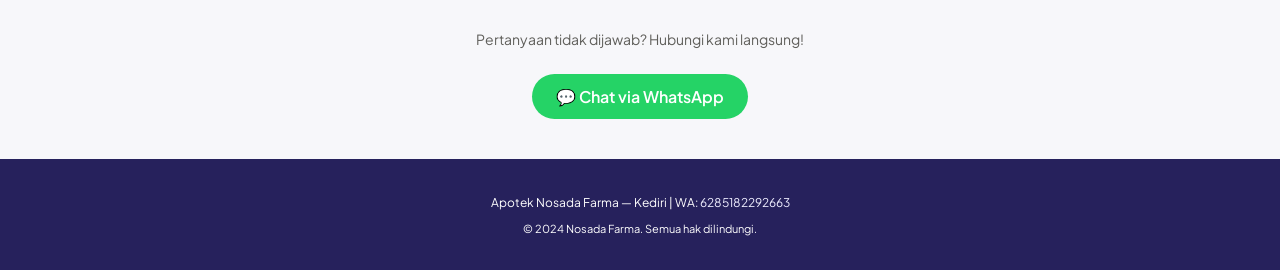
<file: faq.html>
<!DOCTYPE html>
<html lang="id">
<head>
<meta charset="UTF-8"/>
<meta name="viewport" content="width=device-width, initial-scale=1.0, maximum-scale=1.0, user-scalable=no"/>
<title>FAQ — Nosada Farma</title>
<link rel="preconnect" href="https://fonts.googleapis.com"/>
<link rel="preconnect" href="https://fonts.gstatic.com" crossorigin/>
<link href="https://fonts.googleapis.com/css2?family=Plus+Jakarta+Sans:wght@400;500;600&family=Syne:wght@700&display=swap" rel="stylesheet"/>
<style>
  html { touch-action: pan-x pan-y; }
  body { touch-action: pan-x pan-y; }
  input, textarea, select { font-size: 16px !important; }

  :root {
    --purple:       #534AB7;
    --purple-dark:  #3C3489;
    --purple-deep:  #26215C;
    --purple-light: #EEEDFE;
    --gray-bg:      #F7F7FA;
    --gray-border:  #E4E3F0;
    --gray-text:    #5F5E5A;
    --white:        #FFFFFF;
    --font-display: 'Syne', sans-serif;
    --font-body:    'Plus Jakarta Sans', sans-serif;
  }

  *, *::before, *::after { box-sizing: border-box; }
  body {
    font-family: var(--font-body);
    background: var(--gray-bg);
    color: #2C2C2A;
    margin: 0;
    padding: 0;
  }

  header {
    background: linear-gradient(135deg, var(--purple) 0%, var(--purple-dark) 100%);
    color: white;
    padding: 40px 20px;
    text-align: center;
  }
  header h1 {
    font-family: var(--font-display);
    font-size: 32px;
    margin: 0 0 8px;
  }
  header p {
    font-size: 14px;
    opacity: 0.9;
    margin: 0;
  }
  .back-link {
    display: inline-block;
    margin-top: 16px;
    color: white;
    text-decoration: none;
    font-size: 13px;
    padding: 8px 16px;
    background: rgba(255,255,255,0.15);
    border-radius: 20px;
    transition: background 0.15s;
  }
  .back-link:hover { background: rgba(255,255,255,0.25); }

  .container {
    max-width: 800px;
    margin: 0 auto;
    padding: 40px 20px;
  }

  .faq-section {
    margin-bottom: 48px;
  }
  .faq-section-title {
    font-family: var(--font-display);
    font-size: 22px;
    color: var(--purple-dark);
    margin-bottom: 20px;
    padding-bottom: 12px;
    border-bottom: 2px solid var(--purple-light);
  }

  .faq-item {
    background: white;
    border-radius: 12px;
    border: 1px solid var(--gray-border);
    margin-bottom: 12px;
    overflow: hidden;
  }
  .faq-question {
    padding: 16px 20px;
    cursor: pointer;
    display: flex;
    align-items: center;
    justify-content: space-between;
    background: var(--white);
    border: none;
    width: 100%;
    font-family: var(--font-body);
    font-size: 14px;
    font-weight: 600;
    color: #2C2C2A;
    transition: background 0.15s;
  }
  .faq-question:hover { background: var(--gray-bg); }
  .faq-icon {
    font-size: 18px;
    color: var(--purple);
    transition: transform 0.3s;
    flex-shrink: 0;
    margin-left: 12px;
  }
  .faq-item.open .faq-icon { transform: rotate(180deg); }
  .faq-answer {
    max-height: 0;
    overflow: hidden;
    transition: max-height 0.3s ease, padding 0.3s ease;
    background: var(--gray-bg);
  }
  .faq-item.open .faq-answer {
    max-height: 500px;
    padding: 0 20px 16px;
  }
  .answer-text {
    font-size: 13px;
    line-height: 1.6;
    color: var(--gray-text);
  }
  .answer-text strong { color: #2C2C2A; }
  .answer-text ul {
    margin: 12px 0 0 20px;
    padding: 0;
  }
  .answer-text li {
    margin-bottom: 8px;
  }

  footer {
    background: var(--purple-deep);
    color: white;
    text-align: center;
    padding: 24px 20px;
    font-size: 12px;
  }
  footer a { color: #EEEDFE; text-decoration: none; }
  footer a:hover { text-decoration: underline; }

  @media (max-width: 600px) {
    header h1 { font-size: 24px; }
    .faq-section-title { font-size: 18px; }
    .faq-question { font-size: 13px; }
  }
</style>
</head>
<body>

<header>
  <h1>❓ FAQ — Pertanyaan Umum</h1>
  <p>Apotek Nosada Farma — Kediri</p>
  <a href="index.html" class="back-link">← Kembali ke Beranda</a>
</header>

<div class="container">

  <!-- SEBELUM PESAN -->
  <div class="faq-section">
    <div class="faq-section-title">Sebelum Pesan</div>

    <div class="faq-item">
      <button class="faq-question" onclick="toggleFaq(this)">
        <span>Bagaimana cara memesan obat?</span>
        <span class="faq-icon">▼</span>
      </button>
      <div class="faq-answer">
        <div class="answer-text">
          <strong>Langkah-langkahnya sangat mudah:</strong>
          <ul>
            <li>Cari obat yang kamu butuhkan di halaman Beranda</li>
            <li>Klik tombol "🛒 Keranjang" di bawah obat</li>
            <li>Atur jumlah yang kamu inginkan di sidebar keranjang</li>
            <li>Klik "Lanjut ke WhatsApp" untuk mengirim pesanan</li>
            <li>Apoteker kami akan membalas dalam hitungan menit</li>
          </ul>
        </div>
      </div>
    </div>

    <div class="faq-item">
      <button class="faq-question" onclick="toggleFaq(this)">
        <span>Apa perbedaan obat "Bebas" dan "Resep"?</span>
        <span class="faq-icon">▼</span>
      </button>
      <div class="faq-answer">
        <div class="answer-text">
          <strong>Obat Bebas (OTC):</strong> Bisa dibeli langsung tanpa resep dokter. Contoh: paracetamol, vitamin, antasida.
          <br/><br/>
          <strong>Obat Resep:</strong> Harus disertai resep dari dokter. Contoh: antibiotik, obat jantung, steroid. Jika kamu memiliki resep, silakan upload atau tanyakan ke apoteker kami.
        </div>
      </div>
    </div>

    <div class="faq-item">
      <button class="faq-question" onclick="toggleFaq(this)">
        <span>Bagaimana kalau stok obat habis?</span>
        <span class="faq-icon">▼</span>
      </button>
      <div class="faq-answer">
        <div class="answer-text">
          Jika obat sedang habis, tombol akan berubah menjadi "💬 Tanya". Klik tombol tersebut dan tanyakan kapan obat akan tersedia kembali. Apoteker kami siap membantu!
        </div>
      </div>
    </div>

    <div class="faq-item">
      <button class="faq-question" onclick="toggleFaq(this)">
        <span>Apakah data saya aman?</span>
        <span class="faq-icon">▼</span>
      </button>
      <div class="faq-answer">
        <div class="answer-text">
          Data pesanan kamu dikirim langsung ke WhatsApp pribadi apoteker kami dan tidak disimpan di server manapun. Kami menjaga privasi pelanggan dengan serius. Jika ada pertanyaan, silakan hubungi kami.
        </div>
      </div>
    </div>
  </div>

  <!-- PENGIRIMAN & PEMBAYARAN -->
  <div class="faq-section">
    <div class="faq-section-title">Pengiriman & Pembayaran</div>

    <div class="faq-item">
      <button class="faq-question" onclick="toggleFaq(this)">
        <span>Berapa biaya pengiriman?</span>
        <span class="faq-icon">▼</span>
      </button>
      <div class="faq-answer">
        <div class="answer-text">
          Biaya pengiriman tergantung jarak lokasi kamu dari apotek. Setelah kamu kirim pesanan, apoteker kami akan menghitung ongkir yang akurat. Umumnya:
          <ul>
            <li>Area pusat Kediri: Rp 10.000–15.000</li>
            <li>Area pinggir Kediri: Rp 20.000–30.000</li>
          </ul>
          Konfirmasi ongkir akan diberikan saat apoteker mebalas pesananmu.
        </div>
      </div>
    </div>

    <div class="faq-item">
      <button class="faq-question" onclick="toggleFaq(this)">
        <span>Metode pembayaran apa saja yang diterima?</span>
        <span class="faq-icon">▼</span>
      </button>
      <div class="faq-answer">
        <div class="answer-text">
          Kami menerima berbagai metode pembayaran:
          <ul>
            <li>💰 Transfer Bank (BCA, BRI, Mandiri, BNI)</li>
            <li>📱 E-wallet (GoPay, OVO, DANA, LinkAja)</li>
            <li>👨‍💼 Bayar Langsung saat pengiriman (COD)</li>
          </ul>
          Pilih metode yang paling nyaman untuk kamu!
        </div>
      </div>
    </div>

    <div class="faq-item">
      <button class="faq-question" onclick="toggleFaq(this)">
        <span>Berapa lama obat sampai?</span>
        <span class="faq-icon">▼</span>
      </button>
      <div class="faq-answer">
        <div class="answer-text">
          <strong>Area Kediri kota:</strong> 30–60 menit setelah pesanan dikonfirmasi.
          <br/>
          <strong>Area pinggir Kediri:</strong> 1–2 jam.
          <br/><br/>
          Kami akan memberikan estimasi waktu yang akurat saat menbalas pesananmu di WhatsApp.
        </div>
      </div>
    </div>

    <div class="faq-item">
      <button class="faq-question" onclick="toggleFaq(this)">
        <span>Bisakah saya batal pesan?</span>
        <span class="faq-icon">▼</span>
      </button>
      <div class="faq-answer">
        <div class="answer-text">
          Ya, kamu bisa membatalkan pesanan kapan saja. Segera hubungi apoteker melalui WhatsApp dan beritahu ingin membatalkan. Semakin cepat, semakin baik, karena apoteker mungkin sudah mempersiapkan obatmu.
        </div>
      </div>
    </div>
  </div>

  <!-- KONSULTASI & RESEP -->
  <div class="faq-section">
    <div class="faq-section-title">Konsultasi & Resep</div>

    <div class="faq-item">
      <button class="faq-question" onclick="toggleFaq(this)">
        <span>Bisakah saya tanya-tanya obat ke apoteker?</span>
        <span class="faq-icon">▼</span>
      </button>
      <div class="faq-answer">
        <div class="answer-text">
          <strong>Tentu saja!</strong> Klik tombol "💬 Konsultasi" di bawah atau hubungi WhatsApp kami. Konsultasi dengan apoteker bersertifikat kami <strong>GRATIS</strong>. Kami siap menjawab pertanyaan tentang:
          <ul>
            <li>Penggunaan obat yang benar</li>
            <li>Efek samping obat</li>
            <li>Interaksi obat dengan obat lain</li>
            <li>Rekomendasi obat untuk keluhan tertentu</li>
          </ul>
        </div>
      </div>
    </div>

    <div class="faq-item">
      <button class="faq-question" onclick="toggleFaq(this)">
        <span>Bagaimana jika saya punya resep dokter?</span>
        <span class="faq-icon">▼</span>
      </button>
      <div class="faq-answer">
        <div class="answer-text">
          Kamu bisa:
          <ul>
            <li><strong>Foto resep</strong> dan kirim via WhatsApp ke kami</li>
            <li>Tanyakan obat apa saja yang ada di resep</li>
            <li>Pesanan akan kami siapkan dan antar ke rumah kamu</li>
          </ul>
          Resep dokter sangat penting untuk obat-obatan tertentu. Jangan ragu untuk menghubungi kami!
        </div>
      </div>
    </div>

    <div class="faq-item">
      <button class="faq-question" onclick="toggleFaq(this)">
        <span>Apakah apoteker kami bersertifikat?</span>
        <span class="faq-icon">▼</span>
      </button>
      <div class="faq-answer">
        <div class="answer-text">
          Ya, semua apoteker kami adalah lulusan pendidikan apoteker dan memiliki sertifikat dari pemerintah. Kami berkomitmen untuk memberikan layanan terbaik dan konsultasi yang akurat.
        </div>
      </div>
    </div>
  </div>

  <!-- LAINNYA -->
  <div class="faq-section">
    <div class="faq-section-title">Lainnya</div>

    <div class="faq-item">
      <button class="faq-question" onclick="toggleFaq(this)">
        <span>Jam buka apotek berapa saja?</span>
        <span class="faq-icon">▼</span>
      </button>
      <div class="faq-answer">
        <div class="answer-text">
          <strong>Jam Buka Apotek Nosada Farma:</strong>
          <br/>📅 Senin–Minggu: 07.00–21.00 WIB
          <br/>📍 Alamat: Jalan Padang Padi Kaliombo, Kediri
          <br/>📞 WhatsApp: 6285182292663
        </div>
      </div>
    </div>

    <div class="faq-item">
      <button class="faq-question" onclick="toggleFaq(this)">
        <span>Bagaimana jika ada keluhan atau masukan?</span>
        <span class="faq-icon">▼</span>
      </button>
      <div class="faq-answer">
        <div class="answer-text">
          Kami sangat menghargai masukan dari pelanggan. Silakan hubungi kami melalui WhatsApp atau datang langsung ke apotek. Tim kami siap mendengarkan dan memperbaiki layanan.
        </div>
      </div>
    </div>

    <div class="faq-item">
      <button class="faq-question" onclick="toggleFaq(this)">
        <span>Apakah ada diskon atau promo khusus?</span>
        <span class="faq-icon">▼</span>
      </button>
      <div class="faq-answer">
        <div class="answer-text">
          Ya, kami sering mengadakan promo menarik! Pantau terus banner di halaman beranda untuk info promo terbaru. Kamu juga bisa follow Instagram kami untuk update promo eksklusif dan penawaran spesial.
        </div>
      </div>
    </div>
  </div>

  <div style="text-align: center; margin-top: 48px; padding-top: 32px; border-top: 1px solid var(--gray-border);">
    <p style="color: var(--gray-text); font-size: 14px;">Pertanyaan tidak dijawab? Hubungi kami langsung!</p>
    <a href="https://wa.me/6285182292663?text=Halo,+saya+punya+pertanyaan+tentang+apotek." style="display: inline-block; margin-top: 12px; padding: 12px 24px; background: #25D366; color: white; text-decoration: none; border-radius: 30px; font-weight: 600; transition: opacity 0.15s;" onmouseover="this.style.opacity='0.85'" onmouseout="this.style.opacity='1'">
      💬 Chat via WhatsApp
    </a>
  </div>

</div>

<footer>
  <p>Apotek Nosada Farma — Kediri | WA: <a href="https://wa.me/6285182292663">6285182292663</a></p>
  <p style="margin-top: 8px; font-size: 11px;">© 2024 Nosada Farma. Semua hak dilindungi.</p>
</footer>

<script>
function toggleFaq(btn) {
  const item = btn.parentElement;
  item.classList.toggle('open');
}
</script>

<script>
document.addEventListener('touchstart', function(e) {
  if (e.touches.length > 1) e.preventDefault();
}, { passive: false });
let lastTap = 0;
document.addEventListener('touchend', function(e) {
  const now = Date.now();
  if (now - lastTap < 300) e.preventDefault();
  lastTap = now;
}, { passive: false });
document.addEventListener('gesturestart', function(e) {
  e.preventDefault();
}, { passive: false });
</script>
</body>
</html>
</file>
<file: absensi/style.css>
* {
    margin: 0;
    padding: 0;
    box-sizing: border-box;
}

:root {
    --primary: #667eea;
    --success: #28a745;
    --info: #17a2b8;
    --warning: #ffc107;
    --danger: #dc3545;
    --text: #333;
    --light: #999;
    --bg: #f8f9fa;
    --border: #e0e0e0;
}

body {
    font-family: -apple-system, BlinkMacSystemFont, 'Segoe UI', Roboto, 'Helvetica Neue', Arial, sans-serif;
    background: linear-gradient(135deg, var(--primary) 0%, #764ba2 100%);
    min-height: 100vh;
    display: flex;
    justify-content: center;
    align-items: center;
    padding: 20px;
}

.container {
    background: white;
    border-radius: 12px;
    box-shadow: 0 20px 60px rgba(0, 0, 0, 0.3);
    max-width: 500px;
    width: 100%;
    padding: 40px 30px;
}

.header {
    text-align: center;
    margin-bottom: 30px;
}

.header h1 {
    font-size: 24px;
    color: var(--text);
    margin-bottom: 5px;
}

.header p {
    color: var(--light);
    font-size: 14px;
}

.clock {
    text-align: center;
    margin-bottom: 30px;
    padding: 20px;
    background: var(--bg);
    border-radius: 8px;
}

.clock .time {
    font-size: 36px;
    font-weight: 600;
    color: var(--primary);
    font-family: 'Courier New', monospace;
}

.clock .date {
    color: var(--light);
    font-size: 14px;
    margin-top: 5px;
}

.form-section {
    animation: fadeIn 0.3s ease-in;
}

@keyframes fadeIn {
    from { opacity: 0; transform: translateY(10px); }
    to { opacity: 1; transform: translateY(0); }
}

.section {
    margin-bottom: 25px;
}

.section label {
    display: block;
    font-size: 13px;
    font-weight: 600;
    color: var(--text);
    margin-bottom: 8px;
    text-transform: uppercase;
    letter-spacing: 0.5px;
}

input[type="text"],
input[type="password"] {
    width: 100%;
    padding: 12px;
    border: 1px solid var(--border);
    border-radius: 6px;
    font-size: 14px;
    transition: all 0.3s;
}

input[type="text"]:focus,
input[type="password"]:focus {
    outline: none;
    border-color: var(--primary);
    box-shadow: 0 0 0 3px rgba(102, 126, 234, 0.1);
}

.btn {
    width: 100%;
    padding: 14px;
    border: none;
    border-radius: 6px;
    font-size: 14px;
    font-weight: 600;
    cursor: pointer;
    transition: all 0.3s;
    margin-bottom: 10px;
}

.btn:disabled {
    background: #ccc !important;
    cursor: not-allowed;
}

.btn-primary {
    background: var(--primary);
    color: white;
}

.btn-primary:hover:not(:disabled) {
    background: #5568d3;
}

.btn-success {
    background: var(--success);
    color: white;
}

.btn-success:hover:not(:disabled) {
    background: #218838;
}

.btn-secondary {
    background: #6c757d;
    color: white;
    margin-bottom: 10px;
}

.btn-secondary:hover:not(:disabled) {
    background: #5a6268;
}

.btn-info {
    background: var(--info);
    color: white;
}

.btn-info:hover:not(:disabled) {
    background: #138496;
}

.btn-warning {
    background: var(--warning);
    color: #333;
    margin-bottom: 10px;
}

.btn-warning:hover:not(:disabled) {
    background: #e0a800;
}

.btn-large {
    margin-bottom: 0;
    font-size: 16px;
    padding: 16px;
}

.btn-text {
    background: none;
    border: none;
    color: var(--primary);
    cursor: pointer;
    font-size: 12px;
    text-decoration: underline;
    padding: 0;
}

.user-info {
    display: flex;
    justify-content: space-between;
    align-items: center;
    margin-bottom: 20px;
    font-size: 13px;
    color: var(--light);
}

.user-info strong {
    color: var(--text);
}

.status-box {
    background: var(--bg);
    padding: 12px;
    border-radius: 6px;
    font-size: 13px;
    display: flex;
    align-items: center;
    gap: 8px;
    margin-bottom: 8px;
}

.status-dot {
    display: inline-block;
    width: 8px;
    height: 8px;
    border-radius: 50%;
    background: #ffc107;
    animation: pulse 2s infinite;
}

.status-dot.success {
    background: var(--success);
    animation: none;
}

.status-dot.error {
    background: var(--danger);
    animation: none;
}

@keyframes pulse {
    0%, 100% { opacity: 1; }
    50% { opacity: 0.5; }
}

.location-detail {
    font-size: 12px;
    color: var(--light);
    margin-top: 8px;
}

#cameraContainer {
    position: relative;
    width: 100%;
    margin-bottom: 12px;
}

#video {
    width: 100%;
    border-radius: 8px;
    background: #000;
    display: block;
}

.preview {
    width: 100%;
    border-radius: 8px;
    margin-bottom: 12px;
}

.alert {
    padding: 12px;
    border-radius: 6px;
    font-size: 13px;
    margin-bottom: 20px;
    display: none;
    animation: slideDown 0.3s ease-out;
}

@keyframes slideDown {
    from { opacity: 0; transform: translateY(-10px); }
    to { opacity: 1; transform: translateY(0); }
}

.alert.success {
    background: #d4edda;
    color: #155724;
    border: 1px solid #c3e6cb;
    display: block;
}

.alert.error {
    background: #f8d7da;
    color: #721c24;
    border: 1px solid #f5c6cb;
    display: block;
}

.alert.info {
    background: #d1ecf1;
    color: #0c5460;
    border: 1px solid #bee5eb;
    display: block;
}

hr {
    height: 1px;
    background: var(--border);
    margin: 30px 0;
    border: none;
}

.hidden {
    display: none !important;
}

.spinner {
    display: inline-block;
    width: 14px;
    height: 14px;
    border: 2px solid #f3f3f3;
    border-top: 2px solid white;
    border-radius: 50%;
    animation: spin 0.8s linear infinite;
    margin-right: 8px;
}

@keyframes spin {
    0% { transform: rotate(0deg); }
    100% { transform: rotate(360deg); }
}

@media (max-width: 480px) {
    .container {
        padding: 30px 20px;
    }
    .clock .time {
        font-size: 28px;
    }
    .header h1 {
        font-size: 20px;
    }
}
</file>
